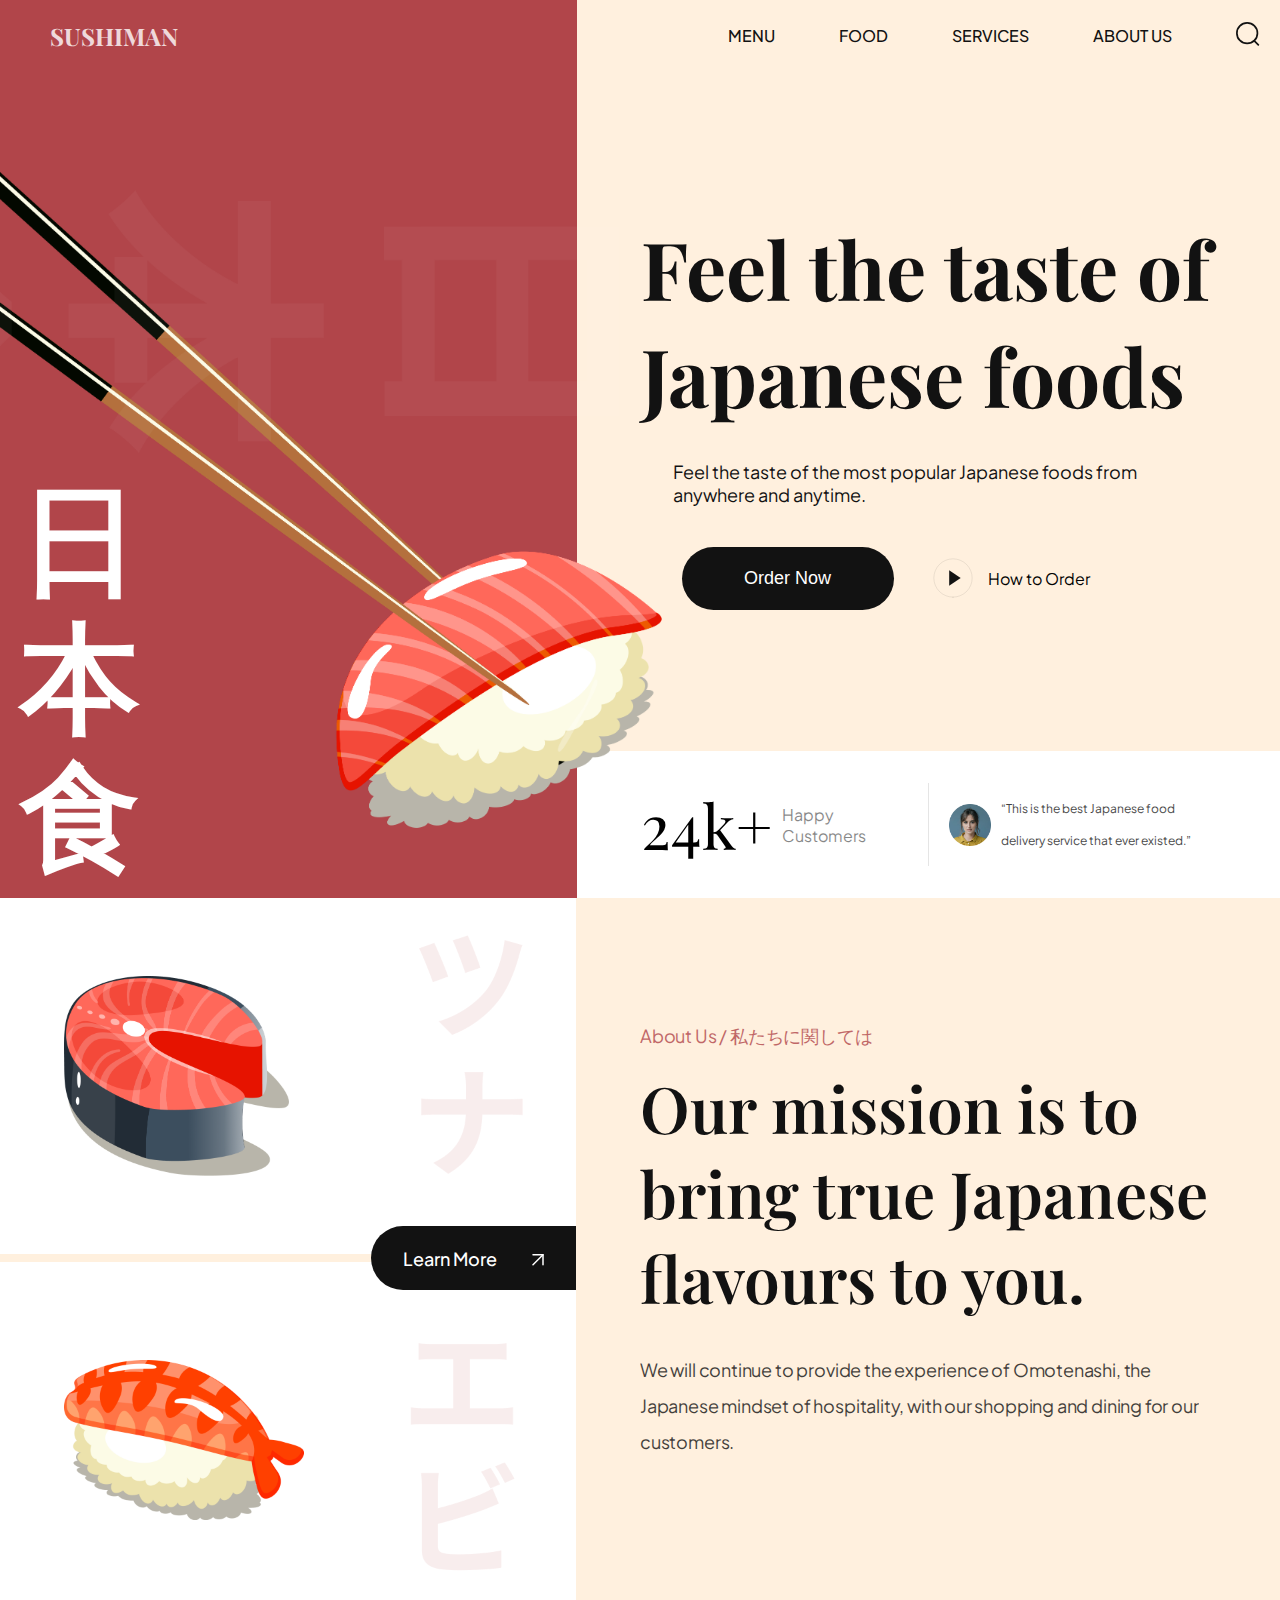
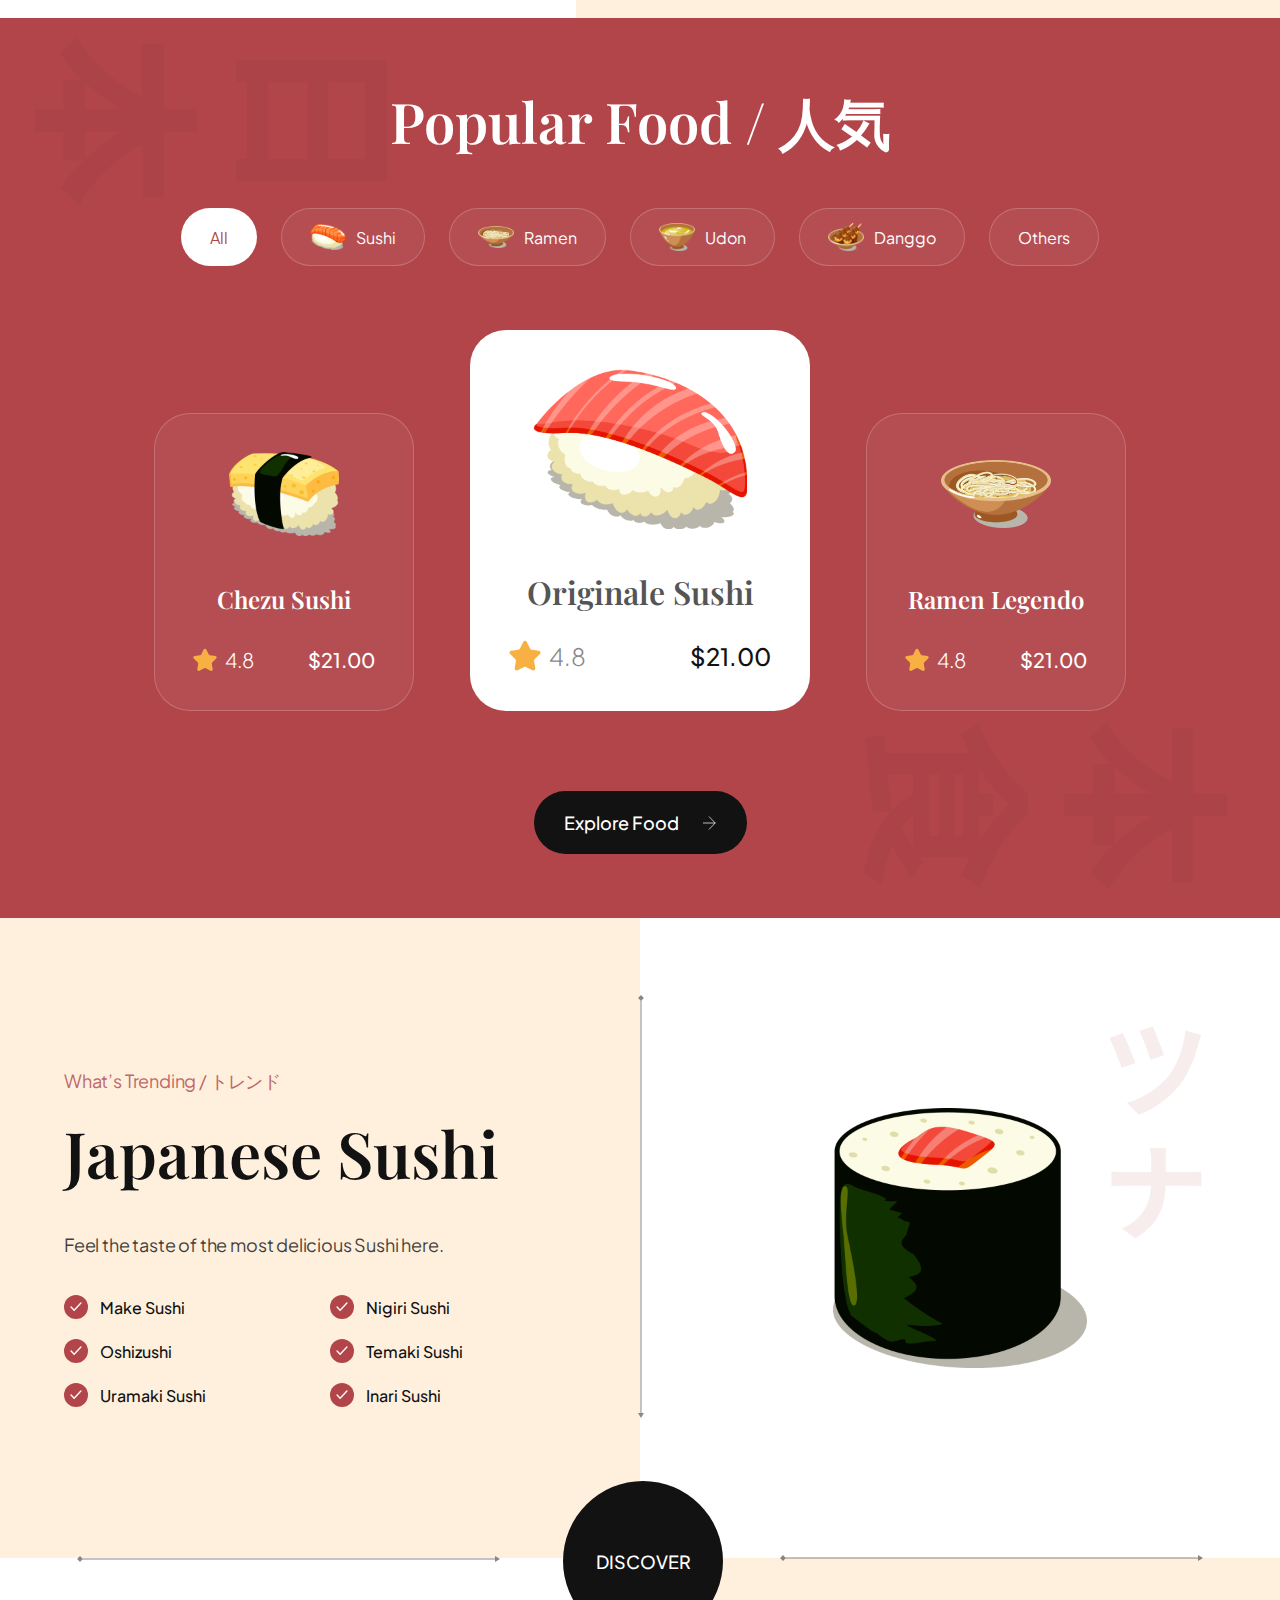
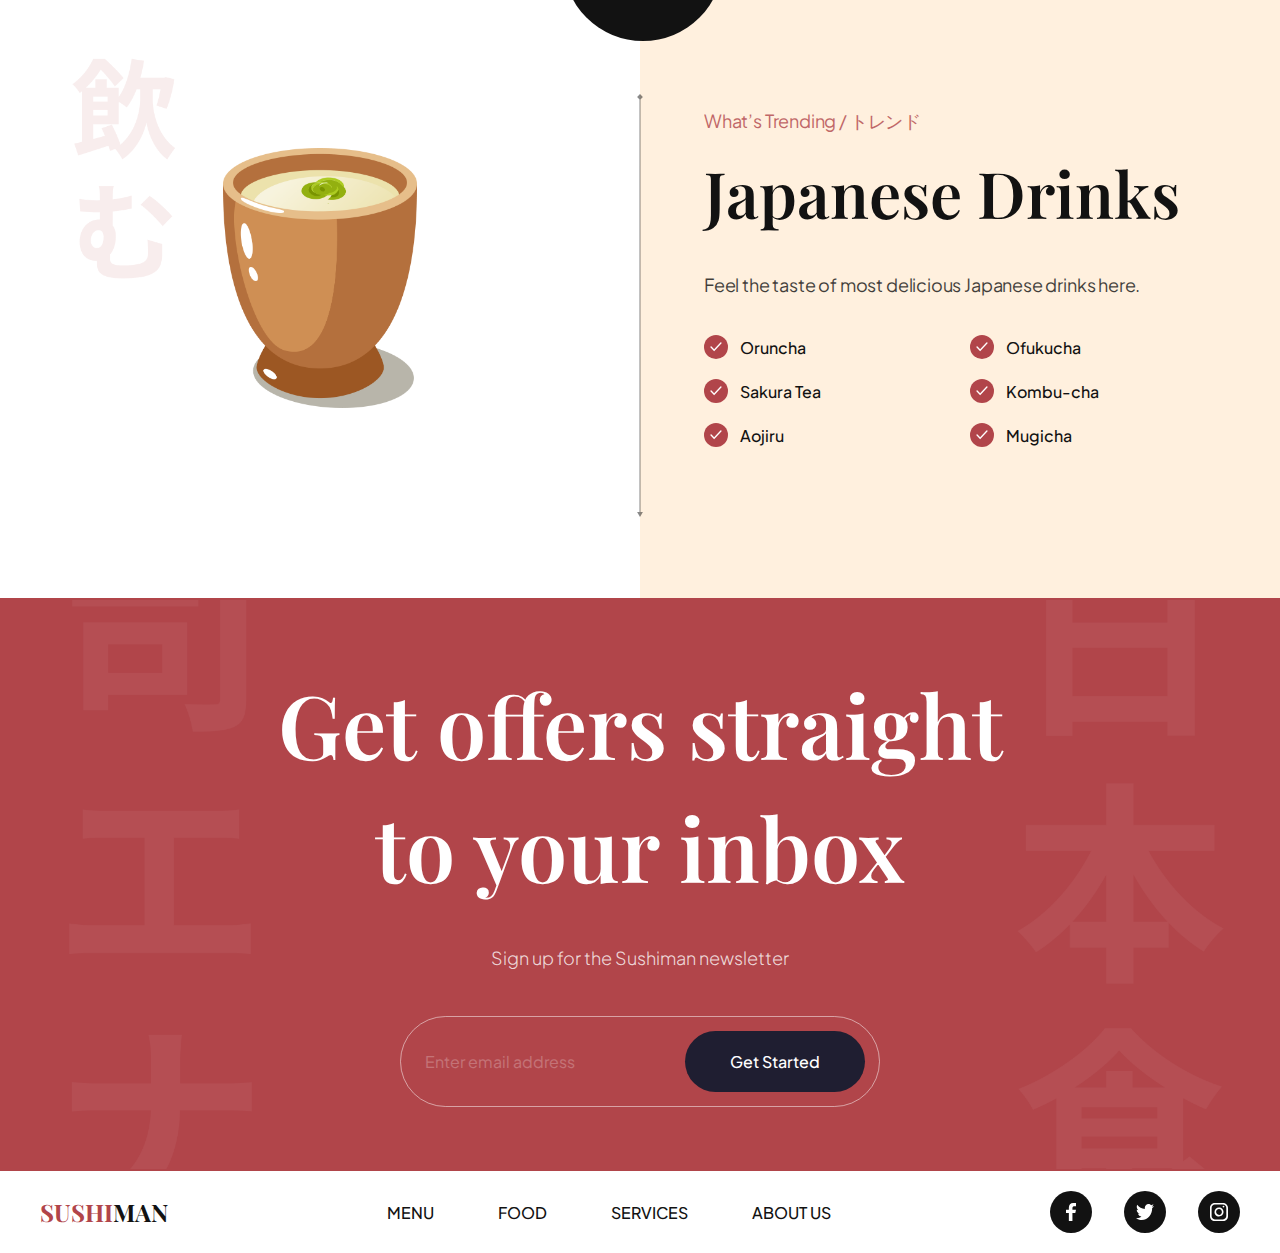
<file: index.html>
<!DOCTYPE html>
<html lang="en">

<head>
  <meta charset="UTF-8" />
  <link rel="icon" type="image/svg+xml" href="/sushi.png" />
  <meta name="viewport" content="width=device-width, initial-scale=1.0" />
  <link rel="stylesheet" type="text/css" href="css/style.css" />
  <title>Sushiman</title>
</head>

<body>
  <!-- START: header -->
  <header>
    <nav class="header__nav">
      <div class="header__logo">
        <!-- This how we use aos. Simply specify the type of animation using data attribute -->
        <h4 data-aos="fade-down">Sushiman</h4>

        <div class="header__logo-overlay"></div>
      </div>

      <ul class="header__menu" data-aos="fade-down">
        <li>
          <a href="#menu">Menu</a>
        </li>
        <li>
          <a href="#food">Food</a>
        </li>
        <li>
          <a href="#services">Services</a>
        </li>
        <li>
          <a href="#about-us">About Us</a>
        </li>
        <li>
          <img src="assets/search.svg" alt="search" />
        </li>
      </ul>

      <!-- Display Menu icon on small devices -->
      <ul class="header__menu-mobile" data-aos="fade-down">
        <li>
          <img src="assets/menu.svg" alt="search" />
        </li>
      </ul>
    </nav>
  </header>
  <!-- END: header -->

  <!-- START: hero -->
  <section class="hero">
    <div class="hero-image">
      <img src="assets/sushi-1.png" alt="sushi-1" data-aos="fade-up" data-aos-anchor-placement="top-bottom" />
      <h2 data-aos="fade-up">
        日 <br />
        本 <br />
        食
      </h2>

      <div class="hero-image__overlay"></div>
    </div>
    <div class="hero-content">
      <div class="hero-content-info" data-aos="fade-left">
        <h1>Feel the taste of Japanese foods</h1>
        <p>
          Feel the taste of the most popular Japanese foods from anywhere and
          anytime.
        </p>

        <div class="hero-content__buttons">
          <button class="hero-content__order-button">Order Now</button>
          <button class="hero-content__play-button">
            <img src="assets/play-circle.svg" alt="play-circle" />
            How to Order
          </button>
        </div>
      </div>

      <div class="hero-content__testimonial" data-aos="fade-up">
        <div class="hero-content__customer flex-center">
          <h4>24<span>k+</span></h4>
          <p>Happy Customers</p>
        </div>

        <div class="hero-content__review">
          <img src="assets/user.png" alt="user" />
          <p>
            “This is the best Japanese food delivery service that ever existed.”
          </p>
        </div>
      </div>
    </div>
  </section>
  <!-- END: hero -->

  <!-- START: about us -->
  <section class="about-us" id="about-us">
    <div class="about-us__image">
      <div class="about-us__image-sushi3">
        <img src="assets/sushi-3.png" alt="sushi-3" data-aos="fade-right" />
      </div>

      <button class="about-us__button">
        Learn More

        <img src="assets/arrow-up-right.svg" alt="arrow_up_right" />
      </button>

      <div class="about-us__image-sushi2">
        <img src="assets/sushi-2.png" alt="sushi-2" data-aos="fade-right" />
      </div>
    </div>

    <div class="about-us__content" data-aos="fade-left">
      <p class="sushi__subtitle">About Us / 私たちに関しては</p>
      <h3 class="sushi__title">
        Our mission is to bring true Japanese flavours to you.
      </h3>
      <p class="sushi__description">
        We will continue to provide the experience of Omotenashi, the Japanese
        mindset of hospitality, with our shopping and dining for our
        customers.
      </p>
    </div>
  </section>
  <!-- END: about us -->

  <!-- START: popular foods -->
  <section class="popular-foods" id="menu">
    <h2 class="popular-foods__title" data-aos="flip-up">
      Popular Food / 人気
    </h2>

    <div class="popular-foods__filters sushi__hide-scrollbar" data-aos="fade-up">
      <button class="popular-foods__filter-btn active">All</button>
      <button class="popular-foods__filter-btn">
        <img src="assets/sushi-9.png" alt="sushi-9" />
        Sushi
      </button>
      <button class="popular-foods__filter-btn">
        <img src="assets/sushi-8.png" alt="sushi-8" />
        Ramen
      </button>
      <button class="popular-foods__filter-btn">
        <img src="assets/sushi-7.png" alt="sushi-7" />
        Udon
      </button>
      <button class="popular-foods__filter-btn">
        <img src="assets/sushi-6.png" alt="sushi-6" />
        Danggo
      </button>
      <button class="popular-foods__filter-btn">Others</button>
    </div>

    <div class="popular-foods__catalogue" data-aos="fade-up">
      <article class="popular-foods__card">
        <img class="popular-foods__card-image" src="assets/sushi-12.png" alt="sushi-12" />
        <h4 class="popular-foods__card-title">Chezu Sushi</h4>

        <div class="popular-foods__card-details flex-between">
          <div class="popular-foods__card-rating">
            <img src="assets/star.svg" alt="star" />
            <p>4.8</p>
          </div>

          <p class="popular-foods__card-price">$21.00</p>
        </div>
      </article>

      <!-- active big white card -->
      <article class="popular-foods__card active-card">
        <img class="popular-foods__card-image" src="assets/sushi-11.png" alt="sushi-11" />
        <h4 class="popular-foods__card-title">Originale Sushi</h4>

        <div class="popular-foods__card-details flex-between">
          <div class="popular-foods__card-rating">
            <img src="assets/star.svg" alt="star" />
            <p>4.8</p>
          </div>

          <p class="popular-foods__card-price">$21.00</p>
        </div>
      </article>

      <article class="popular-foods__card">
        <img class="popular-foods__card-image" src="assets/sushi-10.png" alt="sushi-10" />
        <h4 class="popular-foods__card-title">Ramen Legendo</h4>

        <div class="popular-foods__card-details flex-between">
          <div class="popular-foods__card-rating">
            <img src="assets/star.svg" alt="star" />
            <p>4.8</p>
          </div>

          <p class="popular-foods__card-price">$21.00</p>
        </div>
      </article>
    </div>

    <button class="popular-foods__button">
      Explore Food
      <img src="assets/arrow-right.svg" alt="arrow-right" />
    </button>
  </section>
  <!-- END: popular foods -->

  <section class="trending" id="food">
    <!-- START: trending sushi -->
    <section class="trending-sushi">
      <div class="trending__content" data-aos="fade-right">
        <p class="sushi__subtitle">What’s Trending / トレンド</p>

        <h3 class="sushi__title">Japanese Sushi</h3>
        <p class="sushi__description">
          Feel the taste of the most delicious Sushi here.
        </p>

        <ul class="trending__list flex-between">
          <li>
            <div class="trending__icon flex-center">
              <img src="assets/check.svg" alt="check" />
            </div>
            <p>Make Sushi</p>
          </li>
          <li>
            <div class="trending__icon flex-center">
              <img src="assets/check.svg" alt="check" />
            </div>
            <p>Nigiri Sushi</p>
          </li>
          <li>
            <div class="trending__icon flex-center">
              <img src="assets/check.svg" alt="check" />
            </div>
            <p>Oshizushi</p>
          </li>
          <li>
            <div class="trending__icon flex-center">
              <img src="assets/check.svg" alt="check" />
            </div>
            <p>Temaki Sushi</p>
          </li>
          <li>
            <div class="trending__icon flex-center">
              <img src="assets/check.svg" alt="check" />
            </div>
            <p>Uramaki Sushi</p>
          </li>
          <li>
            <div class="trending__icon flex-center">
              <img src="assets/check.svg" alt="check" />
            </div>
            <p>Inari Sushi</p>
          </li>
        </ul>
      </div>

      <div class="trending__image flex-center">
        <img src="assets/sushi-5.png" alt="sushi-5" data-aos="fade-left" />

        <div class="trending__arrow trending__arrow-left">
          <img src="assets/arrow-vertical.svg" alt="arrow-vertical" />
        </div>

        <div class="trending__arrow trending__arrow-bottom">
          <img src="assets/arrow-horizontal.svg" alt="arrow-horizontal" />
        </div>
      </div>
    </section>
    <!-- END: trending sushi -->

    <!-- START: discover button -->
    <div class="trending__discover" data-aos="zoom-in">
      <p>Discover</p>
    </div>
    <!-- END: discover button -->

    <!-- START: trending drinks -->
    <section class="trending-drink">
      <div class="trending__image flex-center">
        <img src="assets/sushi-4.png" alt="sushi-4" data-aos="fade-right" />

        <div class="trending__arrow trending__arrow-top">
          <img src="assets/arrow-horizontal.svg" alt="arrow-horizontal" />
        </div>

        <div class="trending__arrow trending__arrow-right">
          <img src="assets/arrow-vertical.svg" alt="arrow-vertical" />
        </div>
      </div>

      <div class="trending__content" data-aos="fade-left">
        <p class="sushi__subtitle">What’s Trending / トレンド</p>

        <h3 class="sushi__title">Japanese Drinks</h3>
        <p class="sushi__description">
          Feel the taste of most delicious Japanese drinks here.
        </p>

        <ul class="trending__list flex-between">
          <li>
            <div class="trending__icon flex-center">
              <img src="assets/check.svg" alt="check" />
            </div>
            <p>Oruncha</p>
          </li>
          <li>
            <div class="trending__icon flex-center">
              <img src="assets/check.svg" alt="check" />
            </div>
            <p>Ofukucha</p>
          </li>
          <li>
            <div class="trending__icon flex-center">
              <img src="assets/check.svg" alt="check" />
            </div>
            <p>Sakura Tea</p>
          </li>
          <li>
            <div class="trending__icon flex-center">
              <img src="assets/check.svg" alt="check" />
            </div>
            <p>Kombu-cha</p>
          </li>
          <li>
            <div class="trending__icon flex-center">
              <img src="assets/check.svg" alt="check" />
            </div>
            <p>Aojiru</p>
          </li>
          <li>
            <div class="trending__icon flex-center">
              <img src="assets/check.svg" alt="check" />
            </div>
            <p>Mugicha</p>
          </li>
        </ul>
      </div>
    </section>
    <!-- END: trending drinks -->
  </section>

  <!-- START: subscribe -->
  <section class="subscription flex-center" id="services">
    <h2 data-aos="flip-down">
      Get offers straight <br />
      to your inbox
    </h2>
    <p data-aos="fade-up">Sign up for the Sushiman newsletter</p>

    <div class="subscription__form" data-aos="fade-up">
      <input type="text" placeholder="Enter email address" />
      <button>Get Started</button>
    </div>
  </section>
  <!-- END: subscribe -->

  <!-- START: footer -->
  <footer class="footer flex-between">
    <h3 class="footer__logo"><span>Sushi</span>man</h3>

    <ul class="footer__nav">
      <li>
        <a href="#menu">Menu</a>
      </li>
      <li>
        <a href="#food">Food</a>
      </li>
      <li>
        <a href="#services">Services</a>
      </li>
      <li>
        <a href="#about-us">About us</a>
      </li>
    </ul>

    <ul class="footer__social">
      <li class="flex-center">
        <img src="assets/facebook.svg" alt="facebook" />
      </li>
      <li class="flex-center">
        <img src="assets/twitter.svg" alt="twitter" />
      </li>
      <li class="flex-center">
        <img src="assets/instagram.svg" alt="instagram" />
      </li>
    </ul>
  </footer>
  <!-- END: footer -->

  <!-- Type module is necessary in order to use ECMAScript module (import/export) -->
  <script src="js/script.js" type="module"></script>
</body>

</html>
</file>
<file: css/style.css>
@import url("https://fonts.googleapis.com/css2?family=Playfair+Display:wght@400;500;600;700;800;900&display=swap");
@import url("https://fonts.googleapis.com/css2?family=Plus+Jakarta+Sans:wght@200;300;400;500;600;700;800&display=swap");

/* other css file imports */
@import url("sections/header.css");
@import url("sections/hero.css");
@import url("sections/about.css");
@import url("sections/popular.css");
@import url("sections/trending.css");
@import url("sections/subscribe.css");
@import url("sections/footer.css");

/* CSS variables for reusablity across all files (including above imported) */
:root {
  --playfair-display: "Playfair Display", serif;
  --plus-jakarta-sans: "Plus Jakarta Sans", sans-serif;

  --primary-color: #b1454a;
  --secondary-color: #121212;

  --black-200: #020202;
  --black-300: #333333;
  --black-400: #1f1e31;
  --black-500: #555555;
  --gray-100: #888888;

  --color-white: #fff;
  --color-creamson: #fff0de;
}

* {
  margin: 0;
  padding: 0;
  box-sizing: border-box;
  scroll-behavior: smooth;
}

body {
  max-width: 1280px;
  margin: 0 auto;
  background-color: var(--color-creamson);
}

a {
  text-decoration: none;
  color: inherit;
}


.flex-center {
  display: flex;
  justify-content: center;
  align-items: center;
}

.flex-between {
  display: flex;
  justify-content: space-between;
  align-items: center;
}

.sushi__subtitle {
  font-size: 18px;
  font-weight: 400;
  font-family: var(--plus-jakarta-sans);

  color: var(--primary-color);
  opacity: 0.8;

  letter-spacing: -0.01em;
}

.sushi__title {
  font-size: 64px;
  font-weight: 600;
  font-family: var(--playfair-display);

  color: var(--secondary-color);

  margin-top: 16px;
}

.sushi__description {
  font-size: 18px;
  font-weight: 400;
  font-family: var(--plus-jakarta-sans);

  line-height: 36px;
  letter-spacing: -0.01em;

  color: var(--secondary-color);
  opacity: 0.8;

  margin: 32px 0px;
}

/* Hide scrollbar for Chrome, Safari and Opera */
.sushi__hide-scrollbar::-webkit-scrollbar {
  display: none;
}

/* Hide scrollbar for IE, Edge and Firefox */
.sushi__hide-scrollbar {
  -ms-overflow-style: none; /* IE and Edge */
  scrollbar-width: none; /* Firefox */
}

/* START: about us media queries */
@media screen and (max-width: 1024px) {
  .about-us {
    flex-direction: column;
  }

  .about-us__image {
    flex-direction: row;
  }

  .about-us__image-sushi3 {
    border-bottom: none;
    border-right: 8px solid var(--color-creamson);
  }

  .about-us__button {
    display: none;
  }
}

@media screen and (max-width: 750px) {
  .about-us__image {
    flex-direction: column;
  }

  .about-us__image-sushi3 {
    border-bottom: 8px solid var(--color-creamson);
    border-right: none;
  }

  .about-us__button {
    display: block;
    top: 47%;
  }
}

@media screen and (max-width: 550px) {
  .about-us__image-sushi2 img,
  .about-us__image-sushi3 img {
    width: 50%;
    height: 160px;

    object-fit: contain;
  }

  .about-us__image div {
    padding: 32px;
  }

  .about-us__button {
    top: 44%;
  }

  .about-us__content {
    padding: 32px;
  }
}
/* END: about us media queries */


/* START: header media querie */
@media screen and (max-width: 900px) {
  .header__nav {
    background: var(--primary-color);
  }

  .header__menu {
    display: none;
  }

  .header__menu-mobile {
    display: flex;
  }
}

@media screen and (max-width: 550px) {
  .header__logo {
    padding-left: 0;
  }
}
/* END: header media queries */

/* START: hero media queries */
@media screen and (max-width: 1060px) {
  .hero {
    flex-direction: column;
  }

  .hero-image img {
    width: 100%;

    transform: matrix(1, 0.05, 0, 1.25, 0, 0) !important;
  }
}

@media screen and (max-width: 750px) {
  .hero-image h2 {
    font-size: 70px;
    line-height: 90px;
  }
}

@media screen and (max-width: 550px) {
  .hero-image h2 {
    font-size: 40px;
    line-height: 60px;
  }

  .hero-content-info {
    padding: 32px;
  }

  .hero-content-info h1 {
    font-size: 60px;
  }

  .hero-content-info p {
    margin: 32px 0;
  }

  .hero-content__buttons {
    margin: 41px 0;
  }

  .hero-content__testimonial {
    padding: 32px;
  }
}
/* END: hero media queries */

/* START: popular media queries */
@media screen and (max-width: 550px) {
  .popular-foods {
    padding: 64px 32px;
  }

  .popular-foods__card,
  .popular-foods__card.active-card {
    min-width: 100%;
  }
}
/* END: popular media queries */

/* START: subscribe media queries */
@media screen and (max-width: 550px) {
  .subscription {
    padding: 64px 32px;
  }

  .subscription h2 {
    font-size: 68px;
    line-height: 100px;
  }

  .subscription__form {
    flex-direction: column;
    gap: 20px;

    min-width: 100%;
    border-radius: 20px;
    padding: 0;

    border: none;
  }

  .subscription__form input {
    min-height: 50px;

    border: 1px solid rgba(255, 255, 255, 0.5);
    padding: 10px 20px;
    border-radius: 30px;
  }

  .subscription__form button {
    min-width: 100%;
  }
}
/* END: subscribe media queries */

/* START: trending media queries */
@media screen and (max-width: 1024px) {
  .trending-sushi {
    flex-direction: column;
  }

  .trending-drink {
    flex-direction: column-reverse;
  }

  .trending__image {
    width: 100%;
    background-size: cover;
  }

  .trending__discover {
    display: none;
  }

  .trending__arrow {
    display: none;
  }
}

@media screen and (max-width: 550px) {
  .trending__image img {
    width: 70%;
    height: 70%;
  }

  .trending__content {
    padding: 32px;
  }
}
/* END: trending media queries */
</file>
